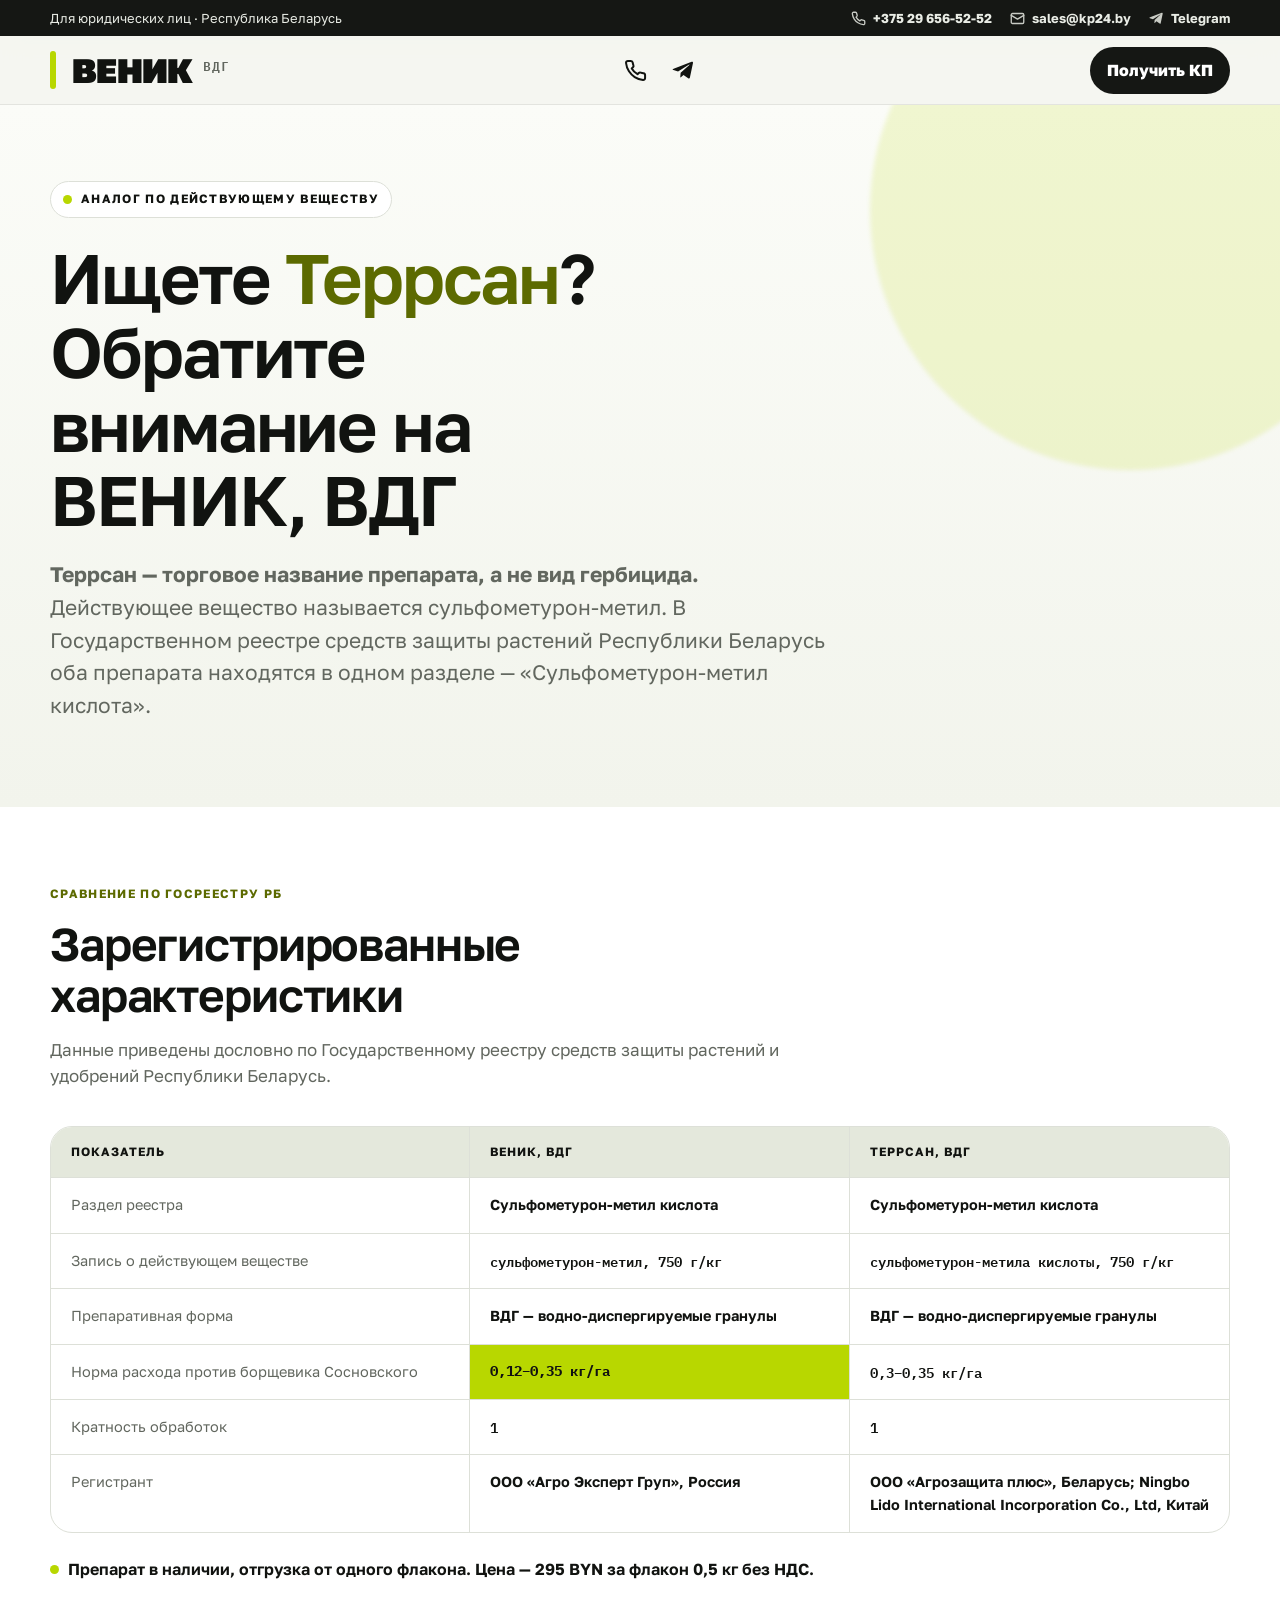
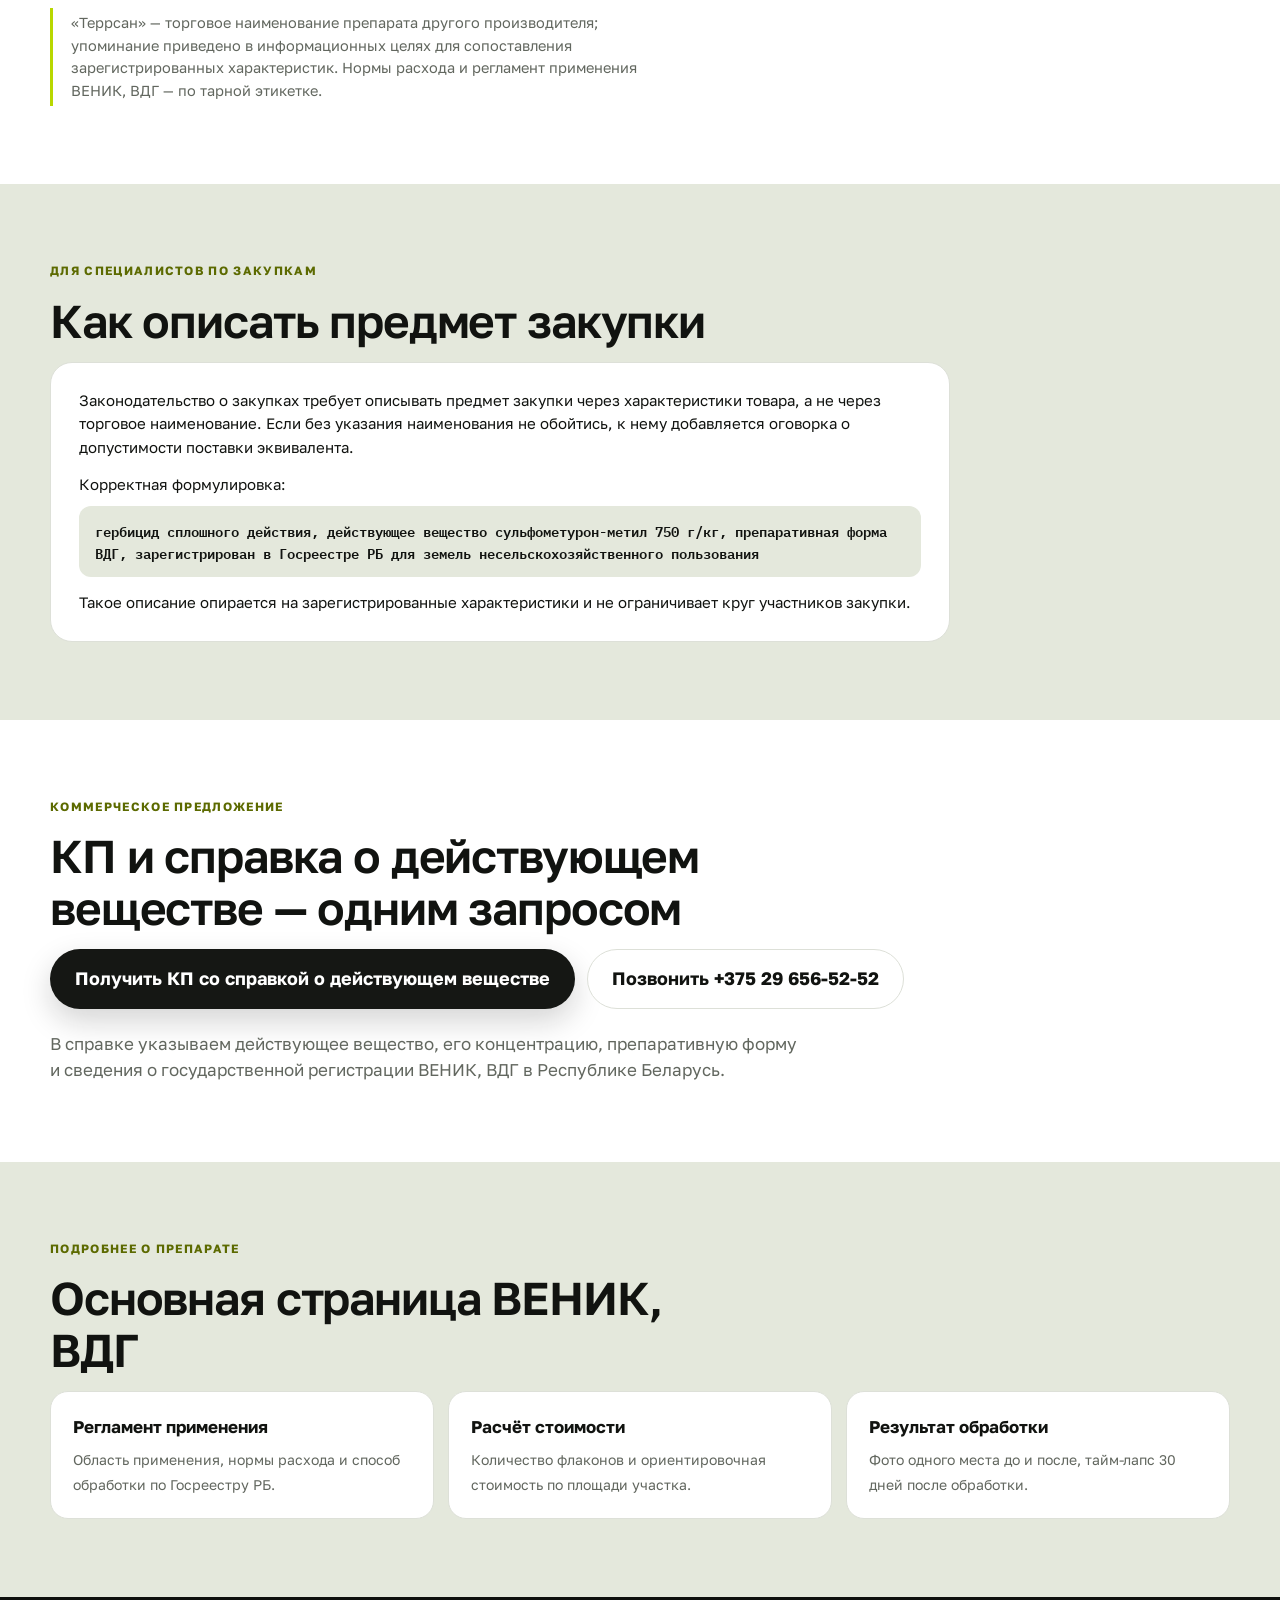
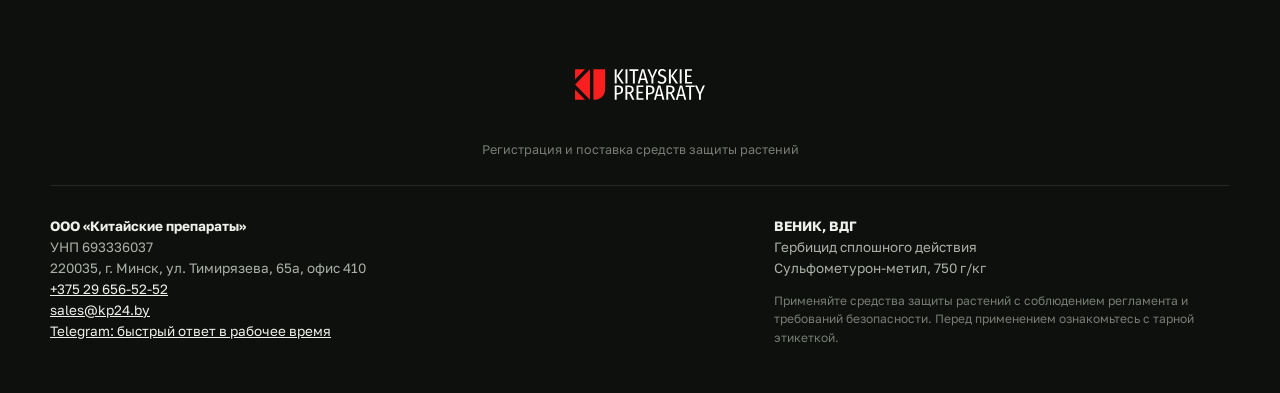
<file: terrsan/index.html>
<!DOCTYPE html>
<html lang="ru">
<head>
<meta charset="UTF-8">
<meta name="viewport" content="width=device-width,initial-scale=1">
<!-- Yandex.Metrika counter -->
<script type="text/javascript">
   (function(m,e,t,r,i,k,a){m[i]=m[i]||function(){(m[i].a=m[i].a||[]).push(arguments)};m[i].l=1*new Date();for(var j=0;j<document.scripts.length;j++){if(document.scripts[j].src===r){return;}}k=e.createElement(t),a=e.getElementsByTagName(t)[0],k.async=1,k.src=r,a.parentNode.insertBefore(k,a)})(window,document,'script','https://mc.yandex.ru/metrika/tag.js?id=110938181','ym');
   ym(110938181,'init',{ssr:true,webvisor:true,clickmap:true,ecommerce:"dataLayer",accurateTrackBounce:true,trackLinks:true});
</script>
<noscript><div><img src="https://mc.yandex.ru/watch/110938181" style="position:absolute;left:-9999px;" alt="" /></div></noscript>
<!-- /Yandex.Metrika counter -->
<link rel="icon" href="../assets/favicon.ico" sizes="any">
<link rel="icon" type="image/svg+xml" href="../assets/favicon.svg">
<link rel="icon" type="image/png" sizes="32x32" href="../assets/favicon-32.png">
<link rel="icon" type="image/png" sizes="16x16" href="../assets/favicon-16.png">
<link rel="apple-touch-icon" href="../assets/apple-touch-icon.png">
<link rel="manifest" href="../site.webmanifest">
<title>ВЕНИК, ВДГ — аналог Террсан по действующему веществу | 750 г/кг, Госреестр РБ</title>
<meta name="description" content="ВЕНИК, ВДГ — сульфометурон-метил 750 г/кг, тот же раздел Госреестра РБ, что и Террсан. Сравнение зарегистрированных характеристик, норма против борщевика Сосновского 0,12–0,35 кг/га.">
<link rel="canonical" href="https://borshevik.by/terrsan">
<link rel="preconnect" href="https://fonts.googleapis.com"><link rel="preconnect" href="https://fonts.gstatic.com" crossorigin>
<link href="https://fonts.googleapis.com/css2?family=Golos+Text:wght@400;500;600;700;800;900&family=IBM+Plex+Mono:wght@500;600;700&display=swap" rel="stylesheet">
<link rel="stylesheet" href="../styles.css"><script src="terrsan.js" defer></script>
<style>
.cmp{background:#fff;border:1px solid var(--line);border-radius:22px;overflow:hidden}
.row{display:grid;grid-template-columns:1.1fr 1fr 1fr}
.row+.row{border-top:1px solid var(--line)}
.row>div{padding:16px 20px}
.row>div+div{border-left:1px solid var(--line)}
.head{background:var(--soft)}
.t{font-size:12px;text-transform:uppercase;letter-spacing:.08em;font-weight:700}
.k{font-size:14.5px;color:var(--muted)}
.v{font-size:14.5px;font-weight:650}
.mono{font-family:'IBM Plex Mono',monospace;font-weight:600;font-size:14px}
.win{background:var(--lime);color:#111;font-weight:700}
.stockline{display:flex;align-items:center;gap:9px;margin:24px 0 12px;font-weight:650}
.stockline:before{content:"";width:9px;height:9px;border-radius:50%;background:var(--lime);flex:0 0 9px}
.note{background:#fff;border:1px solid var(--line);border-radius:22px;padding:26px 28px;max-width:900px}
.note p{font-size:15px}
.note p+p{margin-top:14px}
.note code{display:block;font-family:'IBM Plex Mono',monospace;font-size:13.5px;font-weight:600;line-height:1.6;background:var(--soft);border-radius:12px;padding:14px 16px;margin-top:10px}
.more{display:grid;grid-template-columns:repeat(3,1fr);gap:14px}
.morecard{display:block;background:#fff;border:1px solid var(--line);border-radius:18px;padding:22px;text-decoration:none;transition:.18s}
.morecard:hover{transform:translateY(-2px);border-color:var(--lime-dark)}
.morecard strong{display:block;margin-bottom:6px;font-size:17px}
.morecard span{font-size:14px;color:var(--muted)}
@media(max-width:820px){
 .cmp{background:transparent;border:0;border-radius:0;overflow:visible;display:grid;gap:12px}
 .row{display:block;background:#fff;border:1px solid var(--line);border-radius:16px;padding:16px 18px}
 .row+.row{border-top:1px solid var(--line)}
 .row.head{display:none}
 .row>div{padding:0}
 .row>div+div{border-left:0}
 .k{font-size:14px;font-weight:700;color:var(--ink);margin-bottom:8px}
 .v{display:block;padding:4px 0}
 .v:before{content:"ВЕНИК, ВДГ: ";font:600 12px 'IBM Plex Mono',monospace;color:var(--lime-dark)}
 .v+.v:before{content:"ТЕРРСАН, ВДГ: "}
 .win{border-radius:10px;padding:7px 10px;margin:4px 0}
 .win:before{color:inherit}
 .more{grid-template-columns:1fr}
}
</style>
</head>
<body>
<div class="top"><div class="wrap"><span>Для юридических лиц · Республика Беларусь</span><div class="topcontacts"><a href="tel:+375296565252"><svg viewBox="0 0 24 24" fill="none" stroke="currentColor" stroke-width="2.1" stroke-linecap="round" stroke-linejoin="round"><path d="M22 16.92v3a2 2 0 0 1-2.18 2 19.79 19.79 0 0 1-8.63-3.07 19.5 19.5 0 0 1-6-6 19.79 19.79 0 0 1-3.07-8.67A2 2 0 0 1 4.11 2h3a2 2 0 0 1 2 1.72c.13.96.36 1.9.7 2.81a2 2 0 0 1-.45 2.11L8.09 9.91a16 16 0 0 0 6 6l1.27-1.27a2 2 0 0 1 2.11-.45c.9.34 1.85.57 2.81.7A2 2 0 0 1 22 16.92z"/></svg>+375 29 656-52-52</a><a href="mailto:sales@kp24.by"><svg viewBox="0 0 24 24" fill="none" stroke="currentColor" stroke-width="2.1" stroke-linecap="round" stroke-linejoin="round"><rect x="2" y="4" width="20" height="16" rx="2"/><path d="m22 7-10 6L2 7"/></svg>sales@kp24.by</a><a href="https://t.me/venik_leads_bot" target="_blank" rel="noopener"><svg viewBox="0 0 24 24" fill="currentColor"><path d="M21.9 4.3 18.7 19.4c-.2 1.1-.9 1.3-1.8.8l-4.9-3.6-2.4 2.3c-.3.3-.5.5-1 .5l.4-5 9.1-8.2c.4-.4-.1-.6-.6-.2L6.3 13.1l-4.8-1.5c-1.1-.3-1.1-1 .2-1.5l18.8-7.2c.9-.3 1.6.2 1.4 1.4z"/></svg>Telegram</a></div></div></div>
<nav class="nav"><div class="wrap"><a class="brand" href="/"><span class="brandbar"></span><span class="brandname">ВЕНИК</span><span class="brandwdg">ВДГ</span></a><div class="navtools"><a class="iconbtn callbtn" href="tel:+375296565252" aria-label="Позвонить"><svg viewBox="0 0 24 24" fill="none" stroke="currentColor" stroke-width="2.1" stroke-linecap="round" stroke-linejoin="round"><path d="M22 16.92v3a2 2 0 0 1-2.18 2 19.79 19.79 0 0 1-8.63-3.07 19.5 19.5 0 0 1-6-6 19.79 19.79 0 0 1-3.07-8.67A2 2 0 0 1 4.11 2h3a2 2 0 0 1 2 1.72c.13.96.36 1.9.7 2.81a2 2 0 0 1-.45 2.11L8.09 9.91a16 16 0 0 0 6 6l1.27-1.27a2 2 0 0 1 2.11-.45c.9.34 1.85.57 2.81.7A2 2 0 0 1 22 16.92z"/></svg></a><a class="iconbtn" href="https://t.me/venik_leads_bot" target="_blank" rel="noopener" aria-label="Написать в Telegram"><svg viewBox="0 0 24 24" fill="currentColor"><path d="M21.9 4.3 18.7 19.4c-.2 1.1-.9 1.3-1.8.8l-4.9-3.6-2.4 2.3c-.3.3-.5.5-1 .5l.4-5 9.1-8.2c.4-.4-.1-.6-.6-.2L6.3 13.1l-4.8-1.5c-1.1-.3-1.1-1 .2-1.5l18.8-7.2c.9-.3 1.6.2 1.4 1.4z"/></svg></a></div><button class="navbtn" data-open data-topic="Аналог Террсан">Получить КП</button></div></nav>

<header class="hero">
<div class="wrap">
<div class="eyebrow">Аналог по действующему веществу</div>
<h1>Ищете <span class="acc">Террсан</span>? Обратите внимание на ВЕНИК, ВДГ</h1>
<p class="lead"><b>Террсан — торговое название препарата, а не вид гербицида.</b> Действующее вещество называется сульфометурон-метил. В Государственном реестре средств защиты растений Республики Беларусь оба препарата находятся в одном разделе — «Сульфометурон-метил кислота».</p>
</div>
</header>

<section class="white" id="sravnenie"><div class="wrap"><div class="label">Сравнение по Госреестру РБ</div><h2>Зарегистрированные характеристики</h2><p class="sub">Данные приведены дословно по Государственному реестру средств защиты растений и удобрений Республики Беларусь.</p>
<div class="cmp" role="table" aria-label="Сравнение зарегистрированных характеристик ВЕНИК, ВДГ и ТЕРРСАН, ВДГ">
<div class="row head" role="row"><div class="t" role="columnheader">Показатель</div><div class="t" role="columnheader">ВЕНИК, ВДГ</div><div class="t" role="columnheader">ТЕРРСАН, ВДГ</div></div>
<div class="row" role="row"><div class="k" role="rowheader">Раздел реестра</div><div class="v" role="cell">Сульфометурон-метил кислота</div><div class="v" role="cell">Сульфометурон-метил кислота</div></div>
<div class="row" role="row"><div class="k" role="rowheader">Запись о действующем веществе</div><div class="v mono" role="cell">сульфометурон-метил, 750 г/кг</div><div class="v mono" role="cell">сульфометурон-метила кислоты, 750 г/кг</div></div>
<div class="row" role="row"><div class="k" role="rowheader">Препаративная форма</div><div class="v" role="cell">ВДГ — водно-диспергируемые гранулы</div><div class="v" role="cell">ВДГ — водно-диспергируемые гранулы</div></div>
<div class="row" role="row"><div class="k" role="rowheader">Норма расхода против борщевика Сосновского</div><div class="v mono win" role="cell">0,12–0,35 кг/га</div><div class="v mono" role="cell">0,3–0,35 кг/га</div></div>
<div class="row" role="row"><div class="k" role="rowheader">Кратность обработок</div><div class="v mono" role="cell">1</div><div class="v mono" role="cell">1</div></div>
<div class="row" role="row"><div class="k" role="rowheader">Регистрант</div><div class="v" role="cell">ООО «Агро Эксперт Груп», Россия</div><div class="v" role="cell">ООО «Агрозащита плюс», Беларусь; Ningbo Lido International Incorporation Co., Ltd, Китай</div></div>
</div>
<p class="stockline">Препарат в наличии, отгрузка от одного флакона. Цена — 295 BYN за флакон 0,5 кг без НДС.</p>
<p class="lawnote">«Террсан» — торговое наименование препарата другого производителя; упоминание приведено в информационных целях для сопоставления зарегистрированных характеристик. Нормы расхода и регламент применения ВЕНИК, ВДГ — по тарной этикетке.</p>
</div></section>

<section class="soft" id="zakupka"><div class="wrap"><div class="label">Для специалистов по закупкам</div><h2>Как описать предмет закупки</h2>
<div class="note">
<p>Законодательство о закупках требует описывать предмет закупки через характеристики товара, а не через торговое наименование. Если без указания наименования не обойтись, к нему добавляется оговорка о допустимости поставки эквивалента.</p>
<p>Корректная формулировка:<code>гербицид сплошного действия, действующее вещество сульфометурон-метил 750 г/кг, препаративная форма ВДГ, зарегистрирован в Госреестре РБ для земель несельскохозяйственного пользования</code></p>
<p>Такое описание опирается на зарегистрированные характеристики и не ограничивает круг участников закупки.</p>
</div>
</div></section>

<section class="white" id="kp"><div class="wrap"><div class="label">Коммерческое предложение</div><h2>КП и справка о действующем веществе — одним запросом</h2>
<div class="actions"><button class="btn primary" data-open data-topic="Аналог Террсан">Получить КП со справкой о действующем веществе</button><a class="btn secondary" href="tel:+375296565252">Позвонить +375 29 656-52-52</a></div>
<p class="sub" style="margin:22px 0 0">В справке указываем действующее вещество, его концентрацию, препаративную форму и сведения о государственной регистрации ВЕНИК, ВДГ в Республике Беларусь.</p>
</div></section>

<section class="soft"><div class="wrap"><div class="label">Подробнее о препарате</div><h2>Основная страница ВЕНИК, ВДГ</h2>
<div class="more">
<a class="morecard" href="/#registry"><strong>Регламент применения</strong><span>Область применения, нормы расхода и способ обработки по Госреестру РБ.</span></a>
<a class="morecard" href="/#calculator"><strong>Расчёт стоимости</strong><span>Количество флаконов и ориентировочная стоимость по площади участка.</span></a>
<a class="morecard" href="/#results"><strong>Результат обработки</strong><span>Фото одного места до и после, тайм-лапс 30 дней после обработки.</span></a>
</div>
</div></section>

<footer><div class="wrap"><div class="foottop"><img class="footlogo" src="../assets/logo-kp-final.svg" alt="Китайские препараты" width="190" height="90"><p class="foottag">Регистрация и поставка средств защиты растений</p></div><div class="foot"><div><strong>ООО «Китайские препараты»</strong><br>УНП 693336037<br>220035, г. Минск, ул. Тимирязева, 65а, офис 410<br><a href="tel:+375296565252">+375 29 656-52-52</a><br><a href="mailto:sales@kp24.by">sales@kp24.by</a><br><a href="https://t.me/venik_leads_bot" target="_blank" rel="noopener">Telegram: быстрый ответ в рабочее время</a></div><div><strong>ВЕНИК, ВДГ</strong><br>Гербицид сплошного действия<br>Сульфометурон-метил, 750 г/кг<p class="safety">Применяйте средства защиты растений с соблюдением регламента и требований безопасности. Перед применением ознакомьтесь с тарной этикеткой.</p></div></div></div></footer>

<div class="sticky"><button class="btn lime wide" data-open data-topic="Аналог Террсан — мобильная версия">Получить КП</button></div>

<div class="modal" id="modal" role="dialog" aria-modal="true" aria-hidden="true"><div class="backdrop" data-close></div><div class="panel"><button class="close" aria-label="Закрыть" data-close>×</button><h2>Получить расчёт и коммерческое предложение</h2><p class="sub">Оставьте данные об объекте. Подготовим коммерческое предложение и справку о действующем веществе.</p><form id="lead-form"><input type="hidden" id="topic" name="topic"><input type="hidden" id="calculation" name="calculation"><input type="hidden" id="utm_source" name="utm_source"><input type="hidden" id="utm_medium" name="utm_medium"><input type="hidden" id="utm_campaign" name="utm_campaign"><input type="hidden" id="utm_term" name="utm_term"><input type="hidden" id="utm_content" name="utm_content"><div class="formgrid">
<div class="field" style="position:absolute;left:-9999px" aria-hidden="true"><label for="website">Сайт</label><input id="website" name="website" tabindex="-1" autocomplete="off"></div>
<div class="field"><label for="company">Организация</label><input id="company" name="company" autocomplete="organization"></div>
<div class="field"><label for="contact">Контактное лицо *</label><input id="contact" name="contact" required></div>
<div class="field"><label for="phone">Телефон *</label><input id="phone" name="phone" type="tel" required placeholder="+375 …"></div>
<div class="field"><label for="email">Электронная почта</label><input id="email" name="email" type="email"></div>
<div class="field"><label for="lead-area">Площадь, га</label><input id="lead-area" name="area" type="number" min=".1" step=".1"></div>
<div class="field"><label for="object-type">Тип объекта</label><input id="object-type" name="object_type" placeholder="Например, полоса отвода"></div>
<div class="field full"><label for="comment">Комментарий</label><textarea id="comment" name="comment"></textarea></div>
</div><label class="consent"><input type="checkbox" required><span>Я согласен на использование указанных данных для обработки запроса и обратной связи.</span></label><button class="btn primary wide" type="submit">Отправить заявку</button><div class="status" id="status" role="status"></div><p class="devnote">Заявка поступает менеджеру мгновенно. Ответим в рабочее время.</p></form></div></div>
</body></html>
</file>
<file: styles.css>
:root{
  --bg:#f5f6f1;--surface:#fff;--ink:#111310;--muted:#62675f;--line:#dde0d8;
  --lime:#b8d700;--lime-dark:#5c6a00;--graphite:#151714;--soft:#e4e8dc;
  --radius:22px;--shadow:0 24px 70px rgba(25,28,20,.12)
}
*{box-sizing:border-box;margin:0;padding:0}
html{scroll-behavior:smooth;scroll-padding-top:76px;max-width:100%}
body{font-family:'Golos Text',system-ui,sans-serif;background:var(--bg);color:var(--ink);line-height:1.55;-webkit-font-smoothing:antialiased;max-width:100%}
body.lock{overflow:hidden}
a{color:inherit}button,input,textarea{font:inherit}
.wrap{width:min(1180px,calc(100% - 40px));margin:auto}
.top{background:var(--graphite);color:#e9ece5;font-size:13px;padding:8px 0}
.top .wrap,.nav .wrap{display:flex;align-items:center;justify-content:space-between;gap:18px}
.top a{text-decoration:none;font-weight:800}
.nav{position:sticky;top:0;z-index:30;background:rgba(245,246,241,.94);backdrop-filter:blur(14px);border-bottom:1px solid rgba(17,19,16,.08)}
.nav .wrap{min-height:68px}
.brand{display:flex;align-items:center;text-decoration:none;font-weight:900;letter-spacing:-.02em}
.brandbar{width:6px;height:38px;border-radius:3px;background:var(--lime);flex:0 0 6px;margin-right:16px}
.brandname{font-size:34px;font-weight:900;letter-spacing:-.02em;line-height:1}
.brandwdg{font:600 13px 'IBM Plex Mono';color:var(--muted);letter-spacing:.08em;text-transform:uppercase;align-self:flex-start;margin-top:4px;margin-left:10px}
.links{display:flex;gap:22px;font-size:14px;color:#52574f}
.links a{text-decoration:none}
.links a:hover{color:#111}
.navbtn{border:0;background:var(--graphite);color:#fff;border-radius:999px;padding:11px 17px;font-weight:800;cursor:pointer}
.hero{position:relative;overflow:hidden;padding:76px 0 58px;background:linear-gradient(180deg,#fbfcf8 0%,#f2f4ec 100%)}
.hero:before{content:"";position:absolute;width:520px;height:520px;border-radius:50%;background:rgba(184,215,0,.16);right:-110px;top:-155px;filter:blur(2px)}
.hero-grid{position:relative;display:grid;grid-template-columns:1.08fr .92fr;gap:54px;align-items:center}
.eyebrow,.label{font-size:12px;text-transform:uppercase;letter-spacing:.11em;font-weight:700}
.eyebrow{display:inline-flex;align-items:center;gap:9px;background:#fff;border:1px solid var(--line);border-radius:999px;padding:8px 12px;margin-bottom:22px}
.eyebrow:before{content:"";width:9px;height:9px;border-radius:50%;background:var(--lime)}
h1{font-size:clamp(42px,6vw,70px);line-height:1.06;letter-spacing:-.03em;font-weight:600;max-width:13ch;margin-bottom:22px}
h2{font-size:clamp(30px,4.3vw,46px);line-height:1.12;letter-spacing:-.025em;font-weight:600;max-width:24ch;margin-bottom:16px}
.lead{font-size:clamp(17px,2vw,21px);color:var(--muted);max-width:60ch;margin-bottom:28px}
.lead strong{color:var(--ink)}
.actions,.final-actions{display:flex;gap:12px;flex-wrap:wrap}
.btn{display:inline-flex;align-items:center;justify-content:center;gap:9px;border:1px solid transparent;border-radius:999px;padding:15px 24px;text-decoration:none;font-weight:700;font-size:18px;cursor:pointer;transition:.18s}
.btn:hover{transform:translateY(-2px)}
.primary{background:var(--graphite);color:#fff;box-shadow:0 12px 30px rgba(17,19,16,.18)}
.secondary{background:#fff;color:var(--ink);border-color:var(--line)}
.lime{background:var(--lime);color:#111}
.outline{background:transparent;color:inherit;border-color:currentColor}
.wide{width:100%}
.micro{display:flex;gap:18px;flex-wrap:wrap;margin-top:23px;color:#555b52;font-size:13px}
.micro span{display:flex;align-items:center;gap:7px}
.micro i{width:7px;height:7px;border-radius:50%;background:var(--lime);display:inline-block}
.product-stage{position:relative;min-height:560px;display:grid;place-items:center}
.product-stage:before{content:"";position:absolute;width:410px;height:410px;border-radius:50%;background:linear-gradient(145deg,#fff,#eef1e7);box-shadow:inset 0 0 0 1px #e3e6de}
.product-img{position:relative;z-index:2;display:block;width:min(390px,86%);height:auto;filter:drop-shadow(0 34px 28px rgba(24,27,19,.18))}
.price-chip{position:absolute;z-index:3;right:3%;bottom:72px;background:var(--graphite);color:#fff;border-radius:18px;padding:15px 17px;box-shadow:var(--shadow);transform:rotate(-2deg)}
.price-chip strong{display:block;color:var(--lime);font-size:18px}
.trustbar{position:relative;margin-top:42px;display:grid;grid-template-columns:repeat(4,1fr);background:#fff;border:1px solid var(--line);border-radius:18px;overflow:hidden;box-shadow:0 10px 30px rgba(25,28,20,.05)}
.trustbar div{padding:18px 20px;border-right:1px solid var(--line)}
.trustbar div:last-child{border:0}
.trustbar strong{display:block;font-size:15px}
.trustbar span{font-size:12.5px;color:var(--muted)}
section{padding:78px 0}
.white{background:#fff}
.soft{background:var(--soft)}
.label{color:var(--lime-dark);margin-bottom:14px}
.sub{font-size:17px;color:var(--muted);max-width:68ch;margin-bottom:36px}
.audience{display:grid;grid-template-columns:1fr 1fr;gap:12px}
.aud{display:flex;align-items:center;gap:16px;background:#fff;border:1px solid var(--line);border-radius:16px;padding:16px 18px}
.aud .icon{width:56px;height:56px;flex:0 0 56px;display:block}
.aud strong{font-size:15px;line-height:1.3}
.cards{display:grid;grid-template-columns:repeat(3,1fr);gap:18px}
.card{background:#fff;border:1px solid var(--line);border-radius:20px;padding:28px 25px}
.card .num{font:700 13px 'IBM Plex Mono';color:var(--lime-dark)}
.card h3{font-size:21px;margin:18px 0 9px}
.card p,.step p,.buy-step p{font-size:14.5px;color:var(--muted)}
.solution{background:var(--graphite);color:#fff;border-radius:28px;padding:44px;display:grid;grid-template-columns:1.05fr .95fr;gap:48px;box-shadow:var(--shadow)}
.solution .label{color:var(--lime)}
.solution .sub{color:#b9beb6}
.steps{display:grid;gap:12px}
.step{display:grid;grid-template-columns:46px 1fr;gap:15px;background:#22251f;border:1px solid rgba(255,255,255,.08);border-radius:16px;padding:18px}
.step .n{width:46px;height:46px;border-radius:50%;background:var(--lime);color:#111;display:grid;place-items:center;font:700 15px 'IBM Plex Mono'}
.step h3{font-size:17px;margin-bottom:4px}
.step p{color:#adb2aa}
.specs{display:grid;grid-template-columns:1fr 1fr;gap:12px;align-content:start}
.spec{background:#fff;color:#111;border-radius:17px;padding:20px}
.spec.big{grid-column:1/-1;background:var(--lime)}
.spec .v{font:700 clamp(28px,4vw,42px) 'IBM Plex Mono';line-height:1}
.spec .k{font-size:13px;color:#5e645b;margin-top:8px}
.warning{grid-column:1/-1;font-size:12px;color:#bec4ba;padding-top:10px}
.registry{display:grid;grid-template-columns:1fr 330px;gap:24px}
.doc{background:#fff;border:1px solid var(--line);border-radius:22px;padding:30px}
.doc-head{display:flex;justify-content:space-between;gap:20px;border-bottom:1px solid var(--line);padding-bottom:15px;margin-bottom:18px}
.doc dl{display:grid;grid-template-columns:180px 1fr;gap:12px 22px;font-size:14.5px}
.doc dt{color:var(--muted)}
.doc dd{font-weight:650}
.docbox{background:var(--graphite);color:#fff;border-radius:22px;padding:25px}
.docbox p{color:#b9beb6;font-size:14px;margin:8px 0 16px}
.docbox .btn{margin-top:10px}
.calc{background:var(--graphite);color:#fff}
.calc .label{color:var(--lime)}
.calc .sub{color:#b9beb6}
.calcbox{display:grid;grid-template-columns:.78fr 1.22fr;gap:36px;background:#20231e;border:1px solid rgba(255,255,255,.08);border-radius:24px;padding:34px}
.calc label{display:block;color:#b9beb6;font-size:13px;font-weight:800;margin-bottom:10px}
.area{display:flex;align-items:baseline;gap:12px}
.area input{width:min(220px,75%);border:0;border-bottom:3px solid var(--lime);background:transparent;color:#fff;outline:none;font:700 clamp(42px,6vw,62px) 'IBM Plex Mono'}
.area span{font-size:20px;color:#c7cbc4;font-weight:700}
.hint{font-size:12.5px;color:#92988f;margin-top:13px}
.results{display:grid;grid-template-columns:1fr 1fr;gap:13px}
.result{background:#2a2e27;border-radius:16px;padding:19px}
.result .value{font:700 clamp(26px,3vw,36px) 'IBM Plex Mono';line-height:1}
.result .cap{font-size:13px;color:#afb5ab;margin-top:7px}
.total{grid-column:1/-1;background:var(--lime);color:#111}
.total .cap{color:#4e5500}
.calccta,.calcfoot{grid-column:1/-1}
.calcfoot{font-size:12px;color:#92988f}
.buy{display:grid;grid-template-columns:repeat(4,1fr);gap:14px}
.buy-step{background:#fff;border:1px solid var(--line);border-radius:18px;padding:24px 21px}
.buy-step small{font:700 13px 'IBM Plex Mono';color:#839700}
.buy-step h3{font-size:17px;margin:18px 0 7px}
.chips{display:grid;grid-template-columns:repeat(3,1fr);gap:14px;margin-top:18px}
.chip{background:#fff;border:1px solid var(--line);border-radius:16px;padding:16px 18px}
.chip strong{display:block}
.faqs{display:grid;gap:10px;max-width:900px}
.faqs details{background:#fff;border:1px solid var(--line);border-radius:16px}
.faqs summary{cursor:pointer;list-style:none;padding:20px 54px 20px 21px;font-weight:850;position:relative}
.faqs summary:after{content:"+";position:absolute;right:19px;top:50%;transform:translateY(-50%);width:28px;height:28px;border-radius:50%;display:grid;place-items:center;background:var(--lime);color:#111;font-size:20px}
.faqs details[open] summary:after{content:"−"}
.answer{padding:0 21px 20px;color:var(--muted);font-size:15px;max-width:75ch}
.final{background:var(--lime);text-align:center}
.final h2,.final .sub{margin-left:auto;margin-right:auto}
.final .sub{color:#4f5600}
.final-actions{justify-content:center}
.phonebig{display:block;width:max-content;margin:28px auto 0;text-decoration:none;font:700 clamp(28px,5vw,44px) 'IBM Plex Mono'}
footer{background:#0e100d;color:#aab0a7;padding:42px 0 46px;font-size:13.5px}
.foot{display:grid;grid-template-columns:1.2fr .8fr;gap:40px}
footer strong,footer a{color:#eef0eb}
.safety{font-size:12px;color:#777d75;margin-top:13px}
.sticky{display:none;position:fixed;z-index:45;left:12px;right:12px;bottom:12px}
.modal{position:fixed;inset:0;z-index:100;display:none;align-items:center;justify-content:center;padding:20px}
.modal.open{display:flex}
.backdrop{position:absolute;inset:0;background:rgba(5,6,5,.78);backdrop-filter:blur(5px)}
.panel{position:relative;width:min(680px,100%);max-height:calc(100vh - 40px);overflow:auto;background:#fff;border-radius:22px;padding:30px;box-shadow:0 35px 100px rgba(0,0,0,.38)}
.close{position:absolute;right:15px;top:14px;width:38px;height:38px;border:0;border-radius:50%;background:var(--soft);cursor:pointer;font-size:22px}
.panel h2{font-size:31px}
.formgrid{display:grid;grid-template-columns:1fr 1fr;gap:15px}
.field{display:flex;flex-direction:column;gap:6px}
.field.full{grid-column:1/-1}
.field label{font-size:13px;font-weight:800}
.field input,.field textarea{border:1px solid #cfd3cb;border-radius:11px;padding:12px 13px;outline:none}
.field textarea{min-height:92px;resize:vertical}
.consent{display:flex;align-items:flex-start;gap:9px;font-size:12px;color:var(--muted);margin:16px 0}
.status{display:none;margin-top:13px;border-radius:11px;padding:12px 14px;font-size:13px}
.status.show{display:block;background:#eef3cf;color:#3b4300}
.devnote{font-size:12px;color:#7c8179;margin-top:12px}
.photo{margin:0 0 26px;border-radius:20px;overflow:hidden;border:1px solid var(--line);background:#fff}
.photo img{display:block;width:100%;height:auto}
.photo figcaption{padding:12px 16px;font-size:13px;color:var(--muted)}
.photo.dark{border-color:rgba(255,255,255,.12);background:#20231e}
.photo.dark figcaption{color:#adb2aa}
.beforeafter{display:grid;grid-template-columns:1fr 1fr;gap:18px}
.foottop{text-align:center;padding-bottom:26px;margin-bottom:30px;border-bottom:1px solid rgba(255,255,255,.1)}
.footlogo{display:block;width:190px;height:auto;margin:0 auto 10px}
.foottag{color:#777d75;font-size:12.5px;max-width:60ch;margin:0 auto}
.navtools{display:flex;align-items:center;gap:6px}
#burger{display:none}
.iconbtn{width:42px;height:42px;border:0;background:transparent;border-radius:12px;display:grid;place-items:center;color:var(--ink)}
.iconbtn:active{background:rgba(17,19,16,.06)}
.iconbtn svg{width:23px;height:23px}
.menu{position:fixed;inset:0;z-index:60;display:none}
.menu.open{display:block}
.menu-backdrop{position:absolute;inset:0;background:rgba(5,6,5,.5);backdrop-filter:blur(3px)}
.menu-panel{position:absolute;top:0;right:0;height:100%;width:min(320px,82%);background:var(--surface);box-shadow:-20px 0 60px rgba(0,0,0,.25);padding:20px;display:flex;flex-direction:column;transform:translateX(100%);transition:transform .28s ease}
.menu.open .menu-panel{transform:translateX(0)}
.menu-head{display:flex;justify-content:space-between;align-items:center;margin-bottom:18px}
.menu-head strong{font-size:15px}
.menu-close{width:40px;height:40px;border:0;background:var(--bg);border-radius:50%;font-size:22px;line-height:1;cursor:pointer}
.menu-links{display:flex;flex-direction:column;gap:2px}
.menu-links a{padding:14px 12px;border-radius:12px;font-weight:600;font-size:16px;text-decoration:none;color:var(--ink)}
.menu-links a:active{background:var(--bg)}
.menu-cta{margin-top:auto;display:flex;flex-direction:column;gap:10px;padding-top:18px}
.menu-cta .btn{width:100%}
.totop{position:fixed;right:16px;bottom:80px;z-index:40;width:46px;height:46px;border-radius:50%;border:0;background:var(--graphite);color:#fff;display:none;place-items:center;box-shadow:0 8px 24px rgba(0,0,0,.25);cursor:pointer}
.totop.show{display:grid}
.totop svg{width:22px;height:22px}
.acc{color:var(--lime-dark)}
.videobox{margin-top:18px}
.tlvideo{display:block;width:100%;height:auto;background:#151714}
.topcontacts{display:flex;align-items:center;gap:18px}
.topcontacts a{display:inline-flex;align-items:center;gap:7px;font-weight:700;text-decoration:none}
.topcontacts svg{width:15px;height:15px;opacity:.85;flex:0 0 15px}
.field input:focus-visible,.field textarea:focus-visible{outline:2px solid var(--lime-dark);outline-offset:1px;border-color:var(--lime-dark)}
.area input:focus-visible{outline:2px solid var(--lime);outline-offset:3px}
a:focus-visible,button:focus-visible,summary:focus-visible,input[type=checkbox]:focus-visible{outline:2px solid var(--lime-dark);outline-offset:2px}
.calc a:focus-visible,.calc button:focus-visible,.solution a:focus-visible,.solution button:focus-visible,.menu-panel a:focus-visible,footer a:focus-visible{outline-color:var(--lime)}
.lawnote{margin-top:26px;padding:4px 0 4px 18px;border-left:3px solid var(--lime);font-size:14.5px;color:var(--muted);max-width:68ch}
@media(max-width:980px){
 .links{display:none}#burger{display:grid}.hero-grid{grid-template-columns:1fr .82fr;gap:28px}.product-stage{min-height:500px}
 .trustbar{grid-template-columns:1fr 1fr}.audience{grid-template-columns:1fr 1fr}
 .solution,.registry,.calcbox{grid-template-columns:1fr}.buy{grid-template-columns:1fr 1fr}
}
@media(max-width:720px){
 .wrap{width:calc(100% - 28px)}.top{display:none}.nav .wrap{min-height:60px}.navbtn{display:none}
 .navtools{gap:2px}.mailbtn{display:none}.iconbtn{width:44px;height:44px}
 .brandbar{width:5px;height:32px;margin-right:14px}.brandname{font-size:28px}.brandwdg{font-size:12px;margin-top:3px;margin-left:9px}
 .hero{padding:42px 0 34px}.hero-grid{grid-template-columns:1fr}.hero-grid>div{min-width:0}.actions .btn{width:100%}
 h1{font-size:30px;line-height:1.1;letter-spacing:-.03em;max-width:100%;overflow-wrap:normal;word-break:normal}
 .lead{font-size:17px;line-height:1.5}
 .eyebrow{max-width:100%;white-space:normal;line-height:1.35}
 .product-stage{min-height:430px;margin-top:-8px}.product-stage:before{width:330px;height:330px}
 .product-img{width:min(310px,82%)}.price-chip{right:0;bottom:30px}
 .trustbar{grid-template-columns:1fr;margin-top:20px}.trustbar div{border-right:0;border-bottom:1px solid var(--line)}
 section{padding:58px 0}.audience,.cards,.buy,.chips{grid-template-columns:1fr}
 .aud{padding:14px 16px;gap:14px}.aud .icon{width:52px;height:52px;flex:0 0 52px}
 .solution{padding:25px 18px}.specs{grid-template-columns:1fr}.spec.big,.warning{grid-column:auto}
 .doc{padding:22px 18px}.doc dl{grid-template-columns:1fr;gap:3px}.doc dt{margin-top:12px}
 .calcbox{padding:23px 17px}.results{grid-template-columns:1fr}.total,.calccta,.calcfoot{grid-column:auto}
 .foot{grid-template-columns:1fr}.formgrid{grid-template-columns:1fr}.field.full{grid-column:auto}
 .sticky{display:block}footer{padding-bottom:105px}
 .beforeafter{grid-template-columns:1fr}
 .footlogo{width:160px}.foottag{font-size:12px}
}
@media(max-width:380px){
 .wrap{width:calc(100% - 24px)}
}
@media(prefers-reduced-motion:reduce){*{scroll-behavior:auto!important;transition:none!important}}
</file>
